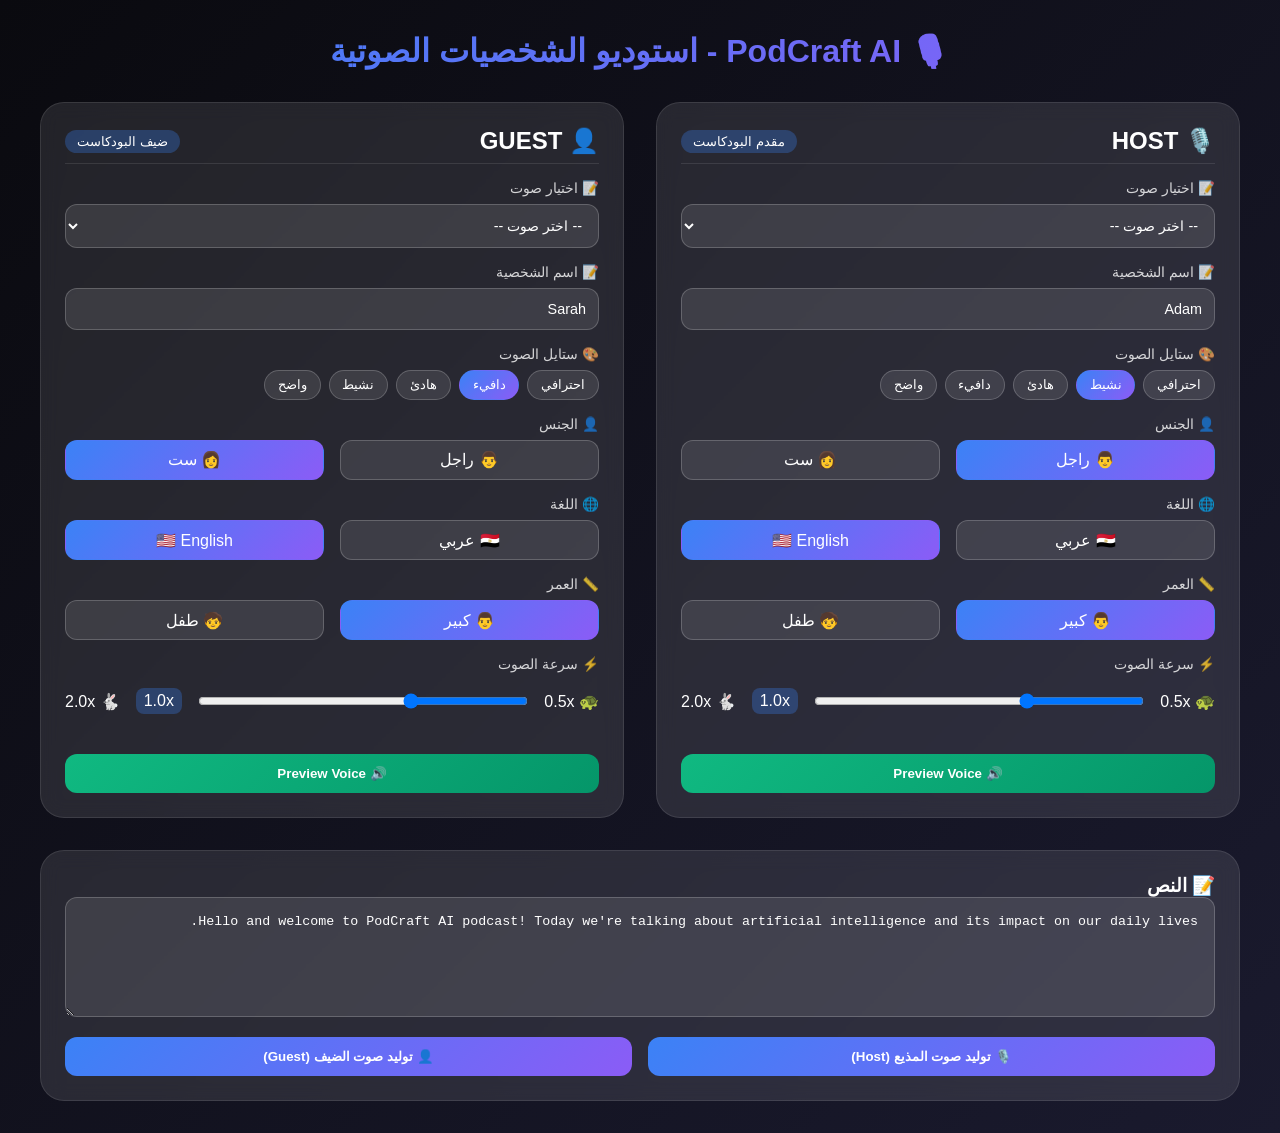
<file: demo.html>
<!DOCTYPE html>
<html lang="ar" dir="rtl">
<head>
    <meta charset="UTF-8">
    <meta name="viewport" content="width=device-width, initial-scale=1.0">
    <title>PodCraft AI - استوديو الشخصيات الصوتية</title>
    <style>
        * {
            margin: 0;
            padding: 0;
            box-sizing: border-box;
        }

        body {
            font-family: 'Segoe UI', Tahoma, Geneva, Verdana, sans-serif;
            background: linear-gradient(135deg, #0a0a0f, #1a1a2e);
            color: white;
            min-height: 100vh;
            padding: 2rem;
        }

        .container {
            max-width: 1200px;
            margin: 0 auto;
        }

        h1 {
            text-align: center;
            margin-bottom: 2rem;
            background: linear-gradient(135deg, #3b82f6, #8b5cf6);
            background-clip: text;
            -webkit-background-clip: text;
            -webkit-text-fill-color: transparent;
        }

        .personas-grid {
            display: grid;
            grid-template-columns: 1fr 1fr;
            gap: 2rem;
            margin-bottom: 2rem;
        }

        .persona-card {
            background: rgba(255, 255, 255, 0.1);
            backdrop-filter: blur(10px);
            border-radius: 24px;
            padding: 1.5rem;
            border: 1px solid rgba(255, 255, 255, 0.1);
            transition: all 0.3s;
        }

        .persona-card:hover {
            border-color: #3b82f6;
        }

        .persona-header {
            display: flex;
            justify-content: space-between;
            align-items: center;
            margin-bottom: 1rem;
            padding-bottom: 0.5rem;
            border-bottom: 1px solid rgba(255, 255, 255, 0.1);
            flex-wrap: wrap;
            gap: 0.5rem;
        }

        .persona-badge {
            background: rgba(59, 130, 246, 0.3);
            padding: 0.25rem 0.75rem;
            border-radius: 20px;
            font-size: 0.8rem;
        }

        .form-group {
            margin-bottom: 1rem;
        }

        label {
            display: block;
            margin-bottom: 0.5rem;
            font-weight: 500;
            font-size: 0.85rem;
            color: rgba(255, 255, 255, 0.8);
        }

        input, select {
            width: 100%;
            padding: 0.75rem;
            background: rgba(255, 255, 255, 0.1);
            border: 1px solid rgba(255, 255, 255, 0.2);
            border-radius: 12px;
            color: white;
            font-size: 0.9rem;
        }

        select option {
            background: #1a1a2e;
        }

        input:focus, select:focus {
            outline: none;
            border-color: #3b82f6;
        }

        .voice-info-panel {
            background: rgba(0, 0, 0, 0.3);
            border-radius: 12px;
            padding: 0.75rem;
            margin-bottom: 1rem;
            text-align: center;
        }

        .voice-info-panel .voice-name {
            font-size: 1.1rem;
            font-weight: bold;
            color: #3b82f6;
        }

        .voice-info-panel .voice-details {
            font-size: 0.8rem;
            margin-top: 0.25rem;
            display: flex;
            justify-content: center;
            gap: 1rem;
            flex-wrap: wrap;
        }

        .voice-tag {
            display: inline-block;
            padding: 0.2rem 0.5rem;
            border-radius: 20px;
            font-size: 0.7rem;
        }

        .voice-en {
            background: rgba(59, 130, 246, 0.3);
        }

        .voice-ar {
            background: rgba(34, 197, 94, 0.3);
        }

        .style-buttons {
            display: flex;
            flex-wrap: wrap;
            gap: 0.5rem;
            margin-top: 0.5rem;
        }

        .style-btn {
            padding: 0.4rem 0.8rem;
            background: rgba(255, 255, 255, 0.1);
            border: 1px solid rgba(255, 255, 255, 0.2);
            border-radius: 20px;
            cursor: pointer;
            font-size: 0.8rem;
            transition: all 0.3s;
        }

        .style-btn.active {
            background: linear-gradient(135deg, #3b82f6, #8b5cf6);
            border-color: transparent;
        }

        .gender-buttons {
            display: flex;
            gap: 1rem;
        }

        .gender-btn {
            flex: 1;
            padding: 0.6rem;
            background: rgba(255, 255, 255, 0.1);
            border: 1px solid rgba(255, 255, 255, 0.2);
            border-radius: 12px;
            cursor: pointer;
            text-align: center;
            transition: all 0.3s;
        }

        .gender-btn.active {
            background: linear-gradient(135deg, #3b82f6, #8b5cf6);
            border-color: transparent;
        }

        .language-buttons {
            display: flex;
            gap: 1rem;
        }

        .lang-btn {
            flex: 1;
            padding: 0.6rem;
            background: rgba(255, 255, 255, 0.1);
            border: 1px solid rgba(255, 255, 255, 0.2);
            border-radius: 12px;
            cursor: pointer;
            text-align: center;
            transition: all 0.3s;
        }

        .lang-btn.active {
            background: linear-gradient(135deg, #3b82f6, #8b5cf6);
            border-color: transparent;
        }

        .speed-control {
            display: flex;
            align-items: center;
            gap: 1rem;
        }

        .speed-control input {
            flex: 1;
        }

        .speed-value {
            min-width: 45px;
            text-align: center;
            background: rgba(59, 130, 246, 0.3);
            padding: 0.25rem 0.5rem;
            border-radius: 8px;
        }

        .preview-btn {
            width: 100%;
            padding: 0.75rem;
            background: linear-gradient(135deg, #10b981, #059669);
            border: none;
            border-radius: 12px;
            color: white;
            font-weight: bold;
            cursor: pointer;
            margin-top: 1rem;
            transition: all 0.3s;
        }

        .preview-btn:hover {
            transform: translateY(-2px);
        }

        .audio-preview {
            margin-top: 1rem;
            padding: 1rem;
            background: rgba(0, 0, 0, 0.5);
            border-radius: 12px;
            display: none;
        }

        .audio-preview.show {
            display: block;
        }

        audio {
            width: 100%;
            margin-top: 0.5rem;
        }

        .status {
            font-size: 0.8rem;
            color: #3b82f6;
            margin-top: 0.5rem;
            text-align: center;
        }

        .loading {
            display: none;
            text-align: center;
            margin: 0.5rem 0;
        }

        .loading.show {
            display: block;
        }

        .script-section {
            background: rgba(255, 255, 255, 0.1);
            backdrop-filter: blur(10px);
            border-radius: 24px;
            padding: 1.5rem;
            margin-top: 2rem;
            border: 1px solid rgba(255, 255, 255, 0.1);
        }

        .script-section textarea {
            width: 100%;
            padding: 1rem;
            background: rgba(255, 255, 255, 0.1);
            border: 1px solid rgba(255, 255, 255, 0.2);
            border-radius: 12px;
            color: white;
            min-height: 120px;
            margin-bottom: 1rem;
        }

        .generate-buttons {
            display: flex;
            gap: 1rem;
        }

        .generate-btn {
            flex: 1;
            padding: 0.75rem;
            background: linear-gradient(135deg, #3b82f6, #8b5cf6);
            border: none;
            border-radius: 12px;
            color: white;
            font-weight: bold;
            cursor: pointer;
            transition: all 0.3s;
        }

        .generate-btn:hover {
            transform: translateY(-2px);
        }

        .result {
            margin-top: 1rem;
            padding: 1rem;
            background: rgba(0, 0, 0, 0.5);
            border-radius: 12px;
            display: none;
        }

        .result.show {
            display: block;
        }

        @media (max-width: 768px) {
            .personas-grid {
                grid-template-columns: 1fr;
            }
            .generate-buttons {
                flex-direction: column;
            }
        }
    </style>
</head>
<body>
    <div class="container">
        <h1>🎙️ PodCraft AI - استوديو الشخصيات الصوتية</h1>

        <div class="personas-grid">
            <!-- HOST Card -->
            <div class="persona-card">
                <div class="persona-header">
                    <h2>🎙️ HOST</h2>
                    <div class="persona-badge">مقدم البودكاست</div>
                </div>

                <div class="form-group">
                    <label>📝 اختيار صوت</label>
                    <select id="host-voice-select" onchange="loadVoiceProperties('host')">
                        <option value="">-- اختر صوت --</option>
                        <optgroup label="🇺🇸 English Voices (ElevenLabs)">
                            <option value="adam">Adam - رجالي احترافي</option>
                            <option value="sarah">Sarah - ست احترافي</option>
                            <option value="george">George - رجالي دافيء</option>
                            <option value="alice">Alice - ست واضح</option>
                            <option value="charlie">Charlie - رجالي نشيط</option>
                            <option value="bella">Bella - ست دافيء</option>
                        </optgroup>
                        <optgroup label="🇪🇬 Arabic Voices (gTTS - مجاني)">
                            <option value="arabic_male">عربي رجالي</option>
                            <option value="arabic_female">عربي ست</option>
                            <option value="child_male">طفل رجالي</option>
                            <option value="child_female">طفلة ست</option>
                        </optgroup>
                    </select>
                </div>

                <!-- عرض معلومات الصوت -->
                <div id="host-voice-info" class="voice-info-panel" style="display: none;">
                    <div class="voice-name" id="host-voice-name"></div>
                    <div class="voice-details" id="host-voice-details"></div>
                </div>

                <div class="form-group">
                    <label>📝 اسم الشخصية</label>
                    <input type="text" id="host-name" placeholder="أدخل اسم الشخصية" value="Adam">
                </div>

                <div class="form-group">
                    <label>🎨 ستايل الصوت</label>
                    <div class="style-buttons" id="host-styles">
                        <div class="style-btn" data-style="professional">احترافي</div>
                        <div class="style-btn active" data-style="energetic">نشيط</div>
                        <div class="style-btn" data-style="calm">هادئ</div>
                        <div class="style-btn" data-style="warm">دافيء</div>
                        <div class="style-btn" data-style="clear">واضح</div>
                    </div>
                    <input type="hidden" id="host-style" value="professional">
                </div>

                <div class="form-group">
                    <label>👤 الجنس</label>
                    <div class="gender-buttons" id="host-gender-buttons">
                        <div class="gender-btn active" data-gender="male">👨 راجل</div>
                        <div class="gender-btn" data-gender="female">👩 ست</div>
                    </div>
                    <input type="hidden" id="host-gender" value="male">
                </div>

                <div class="form-group">
                    <label>🌐 اللغة</label>
                    <div class="language-buttons" id="host-language-buttons">
                        <div class="lang-btn" data-lang="ar-eg">🇪🇬 عربي</div>
                        <div class="lang-btn active" data-lang="en">🇺🇸 English</div>
                    </div>
                    <input type="hidden" id="host-language" value="en">
                </div>

                <div class="form-group">
                    <label>📏 العمر</label>
                    <div class="gender-buttons" id="host-age-buttons">
                        <div class="gender-btn active" data-age="adult">👨 كبير</div>
                        <div class="gender-btn" data-age="child">🧒 طفل</div>
                    </div>
                    <input type="hidden" id="host-age" value="adult">
                </div>

                <div class="form-group">
                    <label>⚡ سرعة الصوت</label>
                    <div class="speed-control">
                        <span>🐢 0.5x</span>
                        <input type="range" id="host-speed" min="0.5" max="2.0" step="0.05" value="1.0">
                        <span id="host-speed-value" class="speed-value">1.0x</span>
                        <span>🐇 2.0x</span>
                    </div>
                </div>

                <button class="preview-btn" onclick="previewVoice('host')">🔊 Preview Voice</button>
                <div id="host-preview" class="audio-preview">
                    <audio id="host-audio" controls></audio>
                    <div id="host-status" class="status"></div>
                </div>
                <div id="host-loading" class="loading">🔄 جاري التوليد...</div>
            </div>

            <!-- GUEST Card -->
            <div class="persona-card">
                <div class="persona-header">
                    <h2>👤 GUEST</h2>
                    <div class="persona-badge">ضيف البودكاست</div>
                </div>

                <div class="form-group">
                    <label>📝 اختيار صوت</label>
                    <select id="guest-voice-select" onchange="loadVoiceProperties('guest')">
                        <option value="">-- اختر صوت --</option>
                        <optgroup label="🇺🇸 English Voices (ElevenLabs)">
                            <option value="adam">Adam - رجالي احترافي</option>
                            <option value="sarah">Sarah - ست احترافي</option>
                            <option value="george">George - رجالي دافيء</option>
                            <option value="alice">Alice - ست واضح</option>
                            <option value="charlie">Charlie - رجالي نشيط</option>
                            <option value="bella">Bella - ست دافيء</option>
                        </optgroup>
                        <optgroup label="🇪🇬 Arabic Voices (gTTS - مجاني)">
                            <option value="arabic_male">عربي رجالي</option>
                            <option value="arabic_female">عربي ست</option>
                            <option value="child_male">طفل رجالي</option>
                            <option value="child_female">طفلة ست</option>
                        </optgroup>
                    </select>
                </div>

                <!-- عرض معلومات الصوت -->
                <div id="guest-voice-info" class="voice-info-panel" style="display: none;">
                    <div class="voice-name" id="guest-voice-name"></div>
                    <div class="voice-details" id="guest-voice-details"></div>
                </div>

                <div class="form-group">
                    <label>📝 اسم الشخصية</label>
                    <input type="text" id="guest-name" placeholder="أدخل اسم الشخصية" value="Sarah">
                </div>

                <div class="form-group">
                    <label>🎨 ستايل الصوت</label>
                    <div class="style-buttons" id="guest-styles">
                        <div class="style-btn" data-style="professional">احترافي</div>
                        <div class="style-btn active" data-style="warm">دافيء</div>
                        <div class="style-btn" data-style="calm">هادئ</div>
                        <div class="style-btn" data-style="energetic">نشيط</div>
                        <div class="style-btn" data-style="clear">واضح</div>
                    </div>
                    <input type="hidden" id="guest-style" value="professional">
                </div>

                <div class="form-group">
                    <label>👤 الجنس</label>
                    <div class="gender-buttons" id="guest-gender-buttons">
                        <div class="gender-btn" data-gender="male">👨 راجل</div>
                        <div class="gender-btn active" data-gender="female">👩 ست</div>
                    </div>
                    <input type="hidden" id="guest-gender" value="female">
                </div>

                <div class="form-group">
                    <label>🌐 اللغة</label>
                    <div class="language-buttons" id="guest-language-buttons">
                        <div class="lang-btn" data-lang="ar-eg">🇪🇬 عربي</div>
                        <div class="lang-btn active" data-lang="en">🇺🇸 English</div>
                    </div>
                    <input type="hidden" id="guest-language" value="en">
                </div>

                <div class="form-group">
                    <label>📏 العمر</label>
                    <div class="gender-buttons" id="guest-age-buttons">
                        <div class="gender-btn active" data-age="adult">👨 كبير</div>
                        <div class="gender-btn" data-age="child">🧒 طفل</div>
                    </div>
                    <input type="hidden" id="guest-age" value="adult">
                </div>

                <div class="form-group">
                    <label>⚡ سرعة الصوت</label>
                    <div class="speed-control">
                        <span>🐢 0.5x</span>
                        <input type="range" id="guest-speed" min="0.5" max="2.0" step="0.05" value="1.0">
                        <span id="guest-speed-value" class="speed-value">1.0x</span>
                        <span>🐇 2.0x</span>
                    </div>
                </div>

                <button class="preview-btn" onclick="previewVoice('guest')">🔊 Preview Voice</button>
                <div id="guest-preview" class="audio-preview">
                    <audio id="guest-audio" controls></audio>
                    <div id="guest-status" class="status"></div>
                </div>
                <div id="guest-loading" class="loading">🔄 جاري التوليد...</div>
            </div>
        </div>

        <!-- Script Section -->
        <div class="script-section">
            <h3>📝 النص</h3>
            <textarea id="script-text" rows="4">Hello and welcome to PodCraft AI podcast! Today we're talking about artificial intelligence and its impact on our daily lives.</textarea>
            
            <div class="generate-buttons">
                <button class="generate-btn" onclick="generateAudio('host')">🎙️ توليد صوت المذيع (Host)</button>
                <button class="generate-btn" onclick="generateAudio('guest')">👤 توليد صوت الضيف (Guest)</button>
            </div>

            <div id="generated-result" class="result">
                <h4>🎧 الصوت المنتج:</h4>
                <audio id="generated-audio" controls></audio>
                <div id="generated-info" class="status"></div>
            </div>
        </div>
    </div>

    <script>
        const API_URL = 'http://127.0.0.1:8000';
        
        // تعريف الأصوات الـ 10 بالكامل مع خصائصها
        const VOICES_DATA = {
            'adam': {
                name: 'Adam',
                gender: 'male',
                language: 'en',
                style: 'professional',
                age: 'adult',
                description: 'رجالي - احترافي، قوي',
                voice_id: 'pNInz6obpgDQGcFmaJgB',
                preview_text: 'Hello, I am Adam'
            },
            'sarah': {
                name: 'Sarah',
                gender: 'female',
                language: 'en',
                style: 'professional',
                age: 'adult',
                description: 'ست - احترافي، واثق',
                voice_id: 'EXAVITQu4vr4xnSDxMaL',
                preview_text: 'Hello, I am Sarah'
            },
            'george': {
                name: 'George',
                gender: 'male',
                language: 'en',
                style: 'warm',
                age: 'adult',
                description: 'رجالي - دافيء، راوي قصص',
                voice_id: 'JBFqnCBsd6RMkjVDRZzb',
                preview_text: 'Hello, I am George'
            },
            'alice': {
                name: 'Alice',
                gender: 'female',
                language: 'en',
                style: 'clear',
                age: 'adult',
                description: 'ست - واضح، معلم',
                voice_id: 'Xb7hH8MSUJpSbSDYk0k2',
                preview_text: 'Hello, I am Alice'
            },
            'charlie': {
                name: 'Charlie',
                gender: 'male',
                language: 'en',
                style: 'energetic',
                age: 'adult',
                description: 'رجالي - نشيط، قوي',
                voice_id: 'IKne3meq5aSn9XLyUdCD',
                preview_text: 'Hello, I am Charlie'
            },
            'bella': {
                name: 'Bella',
                gender: 'female',
                language: 'en',
                style: 'warm',
                age: 'adult',
                description: 'ست - دافيء، مشرق',
                voice_id: 'hpp4J3VqNfWAUOO0d1Us',
                preview_text: 'Hello, I am Bella'
            },
            'arabic_male': {
                name: 'Arabic Male',
                gender: 'male',
                language: 'ar',
                style: 'natural',
                age: 'adult',
                description: 'عربي رجالي - طبيعي (gTTS)',
                voice_id: 'arabic_male',
                preview_text: 'مرحباً، أنا الصوت العربي الرجالي'
            },
            'arabic_female': {
                name: 'Arabic Female',
                gender: 'female',
                language: 'ar',
                style: 'natural',
                age: 'adult',
                description: 'عربي ست - طبيعي (gTTS)',
                voice_id: 'arabic_female',
                preview_text: 'مرحباً، أنا الصوت العربي الست'
            },
            'child_male': {
                name: 'Child Male',
                gender: 'male',
                language: 'ar',
                style: 'natural',
                age: 'child',
                description: 'طفل رجالي (gTTS)',
                voice_id: 'child_male',
                preview_text: 'مرحباً، أنا صوت طفل'
            },
            'child_female': {
                name: 'Child Female',
                gender: 'female',
                language: 'ar',
                style: 'natural',
                age: 'child',
                description: 'طفلة ست (gTTS)',
                voice_id: 'child_female',
                preview_text: 'مرحباً، أنا صوت طفلة'
            }
        };
        
        // تحميل خصائص الصوت عند اختياره
        function loadVoiceProperties(type) {
            const selectId = `${type}-voice-select`;
            const voiceKey = document.getElementById(selectId).value;
            
            if (!voiceKey || !VOICES_DATA[voiceKey]) {
                document.getElementById(`${type}-voice-info`).style.display = 'none';
                return;
            }
            
            const voice = VOICES_DATA[voiceKey];
            
            // عرض معلومات الصوت
            const infoDiv = document.getElementById(`${type}-voice-info`);
            const nameSpan = document.getElementById(`${type}-voice-name`);
            const detailsSpan = document.getElementById(`${type}-voice-details`);
            
            nameSpan.innerHTML = `${voice.name} ${voice.language === 'en' ? '🇺🇸' : '🇪🇬'}`;
            detailsSpan.innerHTML = `
                <span class="voice-tag ${voice.language === 'en' ? 'voice-en' : 'voice-ar'}">${voice.description}</span>
                <span>🎨 ${voice.style === 'professional' ? 'احترافي' : voice.style === 'energetic' ? 'نشيط' : voice.style === 'calm' ? 'هادئ' : voice.style === 'warm' ? 'دافيء' : voice.style === 'clear' ? 'واضح' : voice.style}</span>
                <span>👤 ${voice.gender === 'male' ? 'راجل' : 'ست'}</span>
                <span>📏 ${voice.age === 'child' ? 'طفل' : 'كبير'}</span>
            `;
            infoDiv.style.display = 'block';
            
            // تعيين الخصائص في الواجهة
            document.getElementById(`${type}-name`).value = voice.name;
            document.getElementById(`${type}-style`).value = voice.style;
            document.getElementById(`${type}-gender`).value = voice.gender;
            document.getElementById(`${type}-language`).value = voice.language;
            document.getElementById(`${type}-age`).value = voice.age;
            
            // تحديث الأزرار
            updateStyleButtons(type, voice.style);
            updateGenderButtons(type, voice.gender);
            updateLanguageButtons(type, voice.language);
            updateAgeButtons(type, voice.age);
            
            // حفظ نص المعاينة في الـ dataset
            document.getElementById(`${type}-voice-select`).dataset.previewText = voice.preview_text;
        }
        
        function updateStyleButtons(type, style) {
            const container = document.getElementById(`${type}-styles`);
            container.querySelectorAll('.style-btn').forEach(btn => {
                btn.classList.remove('active');
                if (btn.dataset.style === style) {
                    btn.classList.add('active');
                }
            });
        }
        
        function updateGenderButtons(type, gender) {
            const container = document.getElementById(`${type}-gender-buttons`);
            container.querySelectorAll('.gender-btn').forEach(btn => {
                btn.classList.remove('active');
                if (btn.dataset.gender === gender) {
                    btn.classList.add('active');
                }
            });
        }
        
        function updateLanguageButtons(type, language) {
            const container = document.getElementById(`${type}-language-buttons`);
            container.querySelectorAll('.lang-btn').forEach(btn => {
                btn.classList.remove('active');
                if (btn.dataset.lang === language) {
                    btn.classList.add('active');
                }
            });
        }
        
        function updateAgeButtons(type, age) {
            const container = document.getElementById(`${type}-age-buttons`);
            container.querySelectorAll('.gender-btn').forEach(btn => {
                btn.classList.remove('active');
                if (btn.dataset.age === age) {
                    btn.classList.add('active');
                }
            });
        }
        
        // تهيئة الأزرار
        function initStyleButtons(containerId, inputId) {
            const container = document.getElementById(containerId);
            const input = document.getElementById(inputId);
            
            container.querySelectorAll('.style-btn').forEach(btn => {
                btn.addEventListener('click', () => {
                    container.querySelectorAll('.style-btn').forEach(b => b.classList.remove('active'));
                    btn.classList.add('active');
                    input.value = btn.dataset.style;
                });
            });
        }
        
        function initGenderButtons(containerId, inputId) {
            const container = document.getElementById(containerId);
            const input = document.getElementById(inputId);
            
            container.querySelectorAll('.gender-btn').forEach(btn => {
                btn.addEventListener('click', () => {
                    container.querySelectorAll('.gender-btn').forEach(b => b.classList.remove('active'));
                    btn.classList.add('active');
                    input.value = btn.dataset.gender;
                });
            });
        }
        
        function initLanguageButtons(containerId, inputId) {
            const container = document.getElementById(containerId);
            const input = document.getElementById(inputId);
            
            container.querySelectorAll('.lang-btn').forEach(btn => {
                btn.addEventListener('click', () => {
                    container.querySelectorAll('.lang-btn').forEach(b => b.classList.remove('active'));
                    btn.classList.add('active');
                    input.value = btn.dataset.lang;
                });
            });
        }
        
        function initAgeButtons(containerId, inputId) {
            const container = document.getElementById(containerId);
            const input = document.getElementById(inputId);
            
            container.querySelectorAll('.gender-btn').forEach(btn => {
                btn.addEventListener('click', () => {
                    container.querySelectorAll('.gender-btn').forEach(b => b.classList.remove('active'));
                    btn.classList.add('active');
                    input.value = btn.dataset.age;
                });
            });
        }
        
        // تحديث عرض السرعة
        document.getElementById('host-speed').addEventListener('input', function() {
            document.getElementById('host-speed-value').textContent = this.value + 'x';
        });
        document.getElementById('guest-speed').addEventListener('input', function() {
            document.getElementById('guest-speed-value').textContent = this.value + 'x';
        });
        
        // تهيئة الأزرار
        initStyleButtons('host-styles', 'host-style');
        initStyleButtons('guest-styles', 'guest-style');
        initGenderButtons('host-gender-buttons', 'host-gender');
        initGenderButtons('guest-gender-buttons', 'guest-gender');
        initLanguageButtons('host-language-buttons', 'host-language');
        initLanguageButtons('guest-language-buttons', 'guest-language');
        initAgeButtons('host-age-buttons', 'host-age');
        initAgeButtons('guest-age-buttons', 'guest-age');
        
        // خريطة الستايلات للـ API
        const styleMap = {
            'professional': 'professional',
            'energetic': 'energetic',
            'calm': 'calm',
            'warm': 'warm',
            'clear': 'clear'
        };
        
        // معاينة الصوت (باستخدام نص المعاينة المناسب للغة)
        async function previewVoice(type) {
            const selectId = `${type}-voice-select`;
            const voiceKey = document.getElementById(selectId).value;
            
            // اختيار نص المعاينة حسب الصوت المختار
            let text;
            if (voiceKey && VOICES_DATA[voiceKey]) {
                text = VOICES_DATA[voiceKey].preview_text;
            } else {
                // نص افتراضي حسب اللغة المختارة
                const language = document.getElementById(`${type}-language`).value;
                const name = document.getElementById(`${type}-name`).value;
                text = language === 'en' ? `Hello, I am ${name}` : `مرحباً، أنا ${name}`;
            }
            
            const styleInput = document.getElementById(`${type}-style`).value;
            const style = styleMap[styleInput] || 'professional';
            const speed = parseFloat(document.getElementById(`${type}-speed`).value);
            const gender = document.getElementById(`${type}-gender`).value;
            const language = document.getElementById(`${type}-language`).value;
            const age = document.getElementById(`${type}-age`).value;
            
            const loading = document.getElementById(`${type}-loading`);
            const previewDiv = document.getElementById(`${type}-preview`);
            const audioPlayer = document.getElementById(`${type}-audio`);
            const statusDiv = document.getElementById(`${type}-status`);
            
            loading.classList.add('show');
            previewDiv.classList.remove('show');
            
            try {
                const response = await fetch(`${API_URL}/generate-audio`, {
                    method: 'POST',
                    headers: { 'Content-Type': 'application/json' },
                    body: JSON.stringify({
                        text: text,
                        persona: type === 'host' ? 'host' : 'guest',
                        name: document.getElementById(`${type}-name`).value,
                        language: language,
                        gender: gender,
                        age: age,
                        style: style,
                        speed: speed
                    })
                });
                
                const data = await response.json();
                
                if (data.success && data.audio_url) {
                    audioPlayer.src = data.audio_url;
                    previewDiv.classList.add('show');
                    const langFlag = data.language === 'ar' ? '🇪🇬' : '🇺🇸';
                    statusDiv.innerHTML = `✅ ${langFlag} ${data.voice} | سرعة: ${speed}x | المدة: ${data.duration?.toFixed(1) || '?'} ثانية`;
                    audioPlayer.play();
                } else {
                    statusDiv.innerHTML = '❌ فشل: ' + (data.error || 'خطأ غير معروف');
                    previewDiv.classList.add('show');
                }
                
            } catch (error) {
                statusDiv.innerHTML = '❌ لا يمكن الاتصال بالسيرفر';
                previewDiv.classList.add('show');
            } finally {
                loading.classList.remove('show');
            }
        }
        
        // توليد الصوت الكامل
        async function generateAudio(type) {
            const text = document.getElementById('script-text').value;
            if (!text.trim()) {
                alert('❌ من فضلك اكتب نصاً');
                return;
            }
            
            const name = document.getElementById(`${type}-name`).value || (type === 'host' ? 'المذيع' : 'الضيف');
            const styleInput = document.getElementById(`${type}-style`).value;
            const style = styleMap[styleInput] || 'professional';
            const speed = parseFloat(document.getElementById(`${type}-speed`).value);
            const gender = document.getElementById(`${type}-gender`).value;
            const language = document.getElementById(`${type}-language`).value;
            const age = document.getElementById(`${type}-age`).value;
            
            const btn = event.target;
            const originalText = btn.textContent;
            btn.textContent = '🔄 جاري التوليد...';
            btn.disabled = true;
            
            const resultDiv = document.getElementById('generated-result');
            const audioPlayer = document.getElementById('generated-audio');
            const infoDiv = document.getElementById('generated-info');
            
            try {
                const response = await fetch(`${API_URL}/generate-audio`, {
                    method: 'POST',
                    headers: { 'Content-Type': 'application/json' },
                    body: JSON.stringify({
                        text: text,
                        persona: type === 'host' ? 'host' : 'guest',
                        name: name,
                        language: language,
                        gender: gender,
                        age: age,
                        style: style,
                        speed: speed
                    })
                });
                
                const data = await response.json();
                
                if (data.success && data.audio_url) {
                    audioPlayer.src = data.audio_url;
                    resultDiv.classList.add('show');
                    const langFlag = data.language === 'ar' ? '🇪🇬' : '🇺🇸';
                    infoDiv.innerHTML = `✅ ${langFlag} ${data.voice} | سرعة: ${speed}x | المدة: ${data.duration?.toFixed(1) || '?'} ثانية`;
                    audioPlayer.play();
                } else {
                    alert('❌ فشل: ' + (data.error || 'خطأ غير معروف'));
                }
                
            } catch (error) {
                alert('❌ لا يمكن الاتصال بالسيرفر');
            } finally {
                btn.textContent = originalText;
                btn.disabled = false;
            }
        }
    </script>
</body>
</html>
</file>
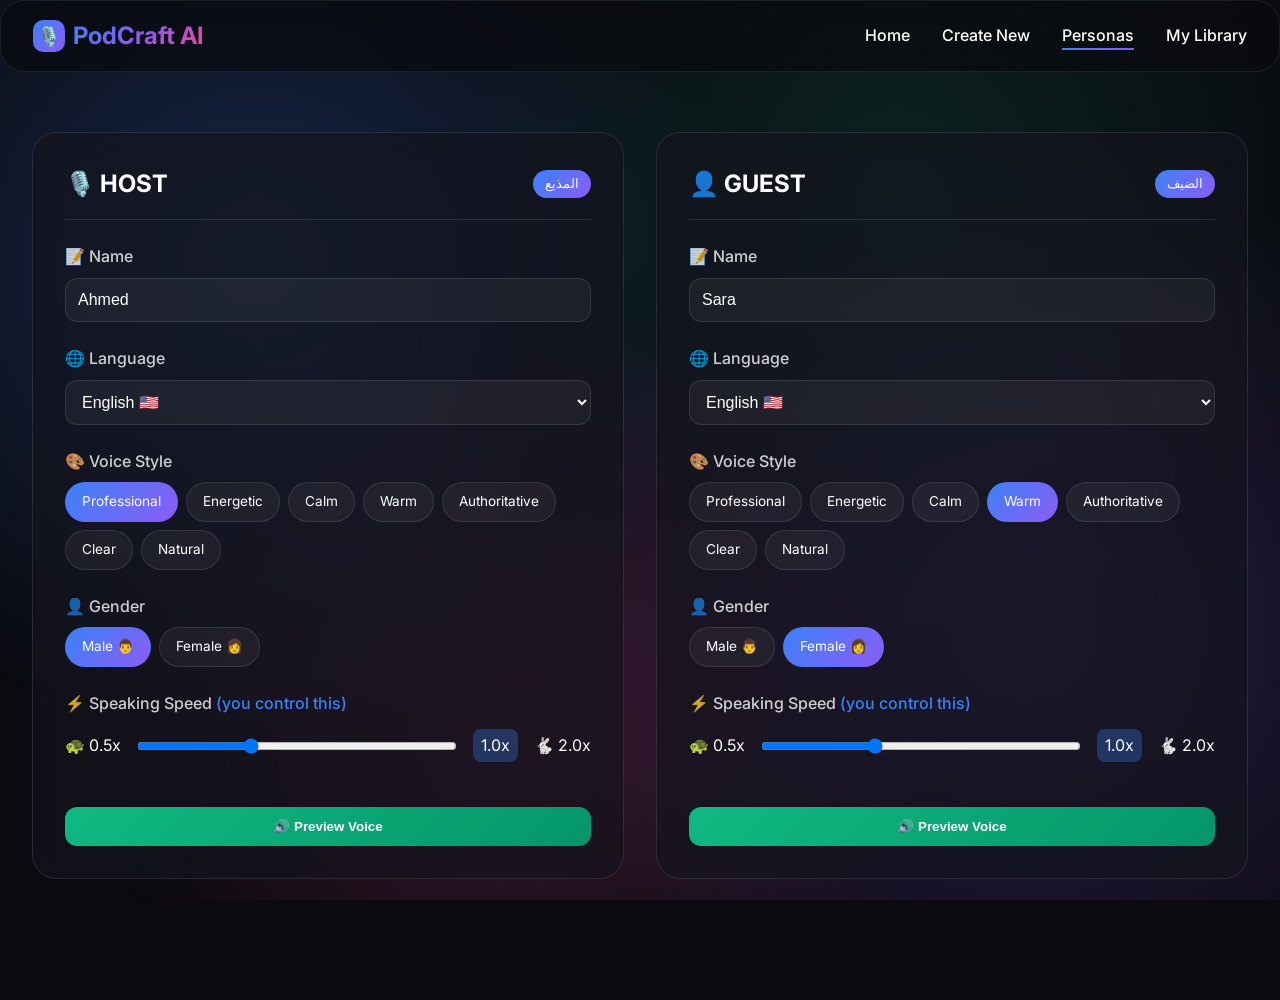
<file: personas.html>
<!DOCTYPE html>
<html lang="en">
<head>
    <meta charset="UTF-8">
    <meta name="viewport" content="width=device-width, initial-scale=1.0">
    <title>Personas Studio - PodCraft AI</title>
    <link rel="stylesheet" href="css/style.css">
    <link href="https://fonts.googleapis.com/css2?family=Inter:wght@300;400;500;600;700;800&display=swap" rel="stylesheet">
    <style>
        * {
            margin: 0;
            padding: 0;
            box-sizing: border-box;
        }
        body {
            font-family: 'Inter', sans-serif;
            background: #0a0a0f;
            color: white;
        }
        .personas-studio {
            max-width: 1400px;
            margin: 100px auto 0;
            padding: 2rem;
        }
        .studio-grid {
            display: grid;
            grid-template-columns: 1fr 1fr;
            gap: 2rem;
        }
        .persona-card {
            background: rgba(20, 20, 30, 0.7);
            backdrop-filter: blur(12px);
            border: 1px solid rgba(255,255,255,0.1);
            border-radius: 24px;
            padding: 2rem;
        }
        .persona-header {
            display: flex;
            justify-content: space-between;
            align-items: center;
            margin-bottom: 1.5rem;
            padding-bottom: 1rem;
            border-bottom: 1px solid rgba(255,255,255,0.1);
        }
        .persona-header h2 {
            font-size: 1.5rem;
        }
        .badge {
            background: linear-gradient(135deg, #3b82f6, #8b5cf6);
            padding: 0.25rem 0.75rem;
            border-radius: 20px;
            font-size: 0.8rem;
        }
        .form-group {
            margin-bottom: 1.5rem;
        }
        .form-group label {
            display: block;
            margin-bottom: 0.5rem;
            font-weight: 500;
            color: rgba(255,255,255,0.8);
        }
        .form-group input, .form-group select {
            width: 100%;
            padding: 0.75rem;
            background: rgba(255,255,255,0.05);
            border: 1px solid rgba(255,255,255,0.1);
            border-radius: 12px;
            color: white;
            font-size: 1rem;
        }
        .form-group input:focus, .form-group select:focus {
            outline: none;
            border-color: #3b82f6;
        }
        .style-buttons, .gender-buttons {
            display: flex;
            gap: 0.5rem;
            flex-wrap: wrap;
        }
        .style-btn, .gender-btn {
            padding: 0.5rem 1rem;
            background: rgba(255,255,255,0.05);
            border: 1px solid rgba(255,255,255,0.1);
            border-radius: 20px;
            cursor: pointer;
            transition: all 0.3s;
            font-size: 0.85rem;
        }
        .style-btn:hover, .gender-btn:hover {
            background: rgba(255,255,255,0.1);
        }
        .style-btn.active, .gender-btn.active {
            background: linear-gradient(135deg, #3b82f6, #8b5cf6);
            border-color: transparent;
        }
        .speed-control {
            display: flex;
            align-items: center;
            gap: 1rem;
        }
        .speed-control input {
            flex: 1;
        }
        .speed-value {
            min-width: 45px;
            text-align: center;
            background: rgba(59,130,246,0.3);
            padding: 0.25rem 0.5rem;
            border-radius: 8px;
        }
        .preview-btn {
            width: 100%;
            padding: 0.75rem;
            background: linear-gradient(135deg, #10b981, #059669);
            border: none;
            border-radius: 12px;
            color: white;
            font-weight: bold;
            cursor: pointer;
            margin-top: 1rem;
            transition: all 0.3s;
        }
        .preview-btn:hover {
            transform: translateY(-2px);
            box-shadow: 0 5px 20px rgba(16,185,129,0.3);
        }
        .audio-preview {
            margin-top: 1rem;
            padding: 1rem;
            background: rgba(0,0,0,0.5);
            border-radius: 12px;
            display: none;
        }
        .audio-preview.show {
            display: block;
        }
        audio {
            width: 100%;
        }
        .status {
            font-size: 0.8rem;
            color: #3b82f6;
            margin-top: 0.5rem;
            text-align: center;
        }
        .loading {
            display: none;
            text-align: center;
            margin: 0.5rem 0;
            color: #3b82f6;
        }
        .loading.show {
            display: block;
        }
        @media (max-width: 768px) {
            .studio-grid {
                grid-template-columns: 1fr;
            }
            .personas-studio {
                padding: 1rem;
                margin-top: 80px;
            }
        }
    </style>
</head>
<body>
    <nav class="navbar">
        <div class="nav-container">
            <div class="logo" onclick="window.location.href='index.html'">
                <div class="logo-icon">🎙️</div>
                <h1>PodCraft AI</h1>
            </div>
            <ul class="nav-menu">
                <li><a href="index.html">Home</a></li>
                <li><a href="create.html">Create New</a></li>
                <li><a href="personas.html" class="active">Personas</a></li>
                <li><a href="dashboard.html">My Library</a></li>
            </ul>
        </div>
    </nav>

    <div class="personas-studio">
        <div class="studio-grid">
            <!-- HOST Card -->
            <div class="persona-card">
                <div class="persona-header">
                    <h2>🎙️ HOST</h2>
                    <span class="badge">المذيع</span>
                </div>

                <div class="form-group">
                    <label>📝 Name</label>
                    <input type="text" id="host-name" placeholder="Enter host name" value="Ahmed">
                </div>

                <div class="form-group">
                    <label>🌐 Language</label>
                    <select id="host-language">
                        <option value="en">English 🇺🇸</option>
                        <option value="ar">Arabic 🇪🇬</option>
                    </select>
                </div>

                <div class="form-group" id="host-dialect-group">
                    <label>🗣️ Dialect (for Arabic)</label>
                    <select id="host-dialect">
                        <option value="egyptian">🇪🇬 Egyptian (gTTS - Free)</option>
                        <option value="saudi">🇸🇦 Saudi (Munsit)</option>
                        <option value="hijazi">🇸🇦 Hijazi (Munsit)</option>
                    </select>
                </div>

                <div class="form-group">
                    <label>🎨 Voice Style</label>
                    <div class="style-buttons" id="host-styles">
                        <!-- هتتعبأ ديناميكياً حسب اللهجة -->
                    </div>
                    <input type="hidden" id="host-style" value="professional">
                </div>

                <div class="form-group">
                    <label>👤 Gender</label>
                    <div class="gender-buttons" id="host-gender">
                        <div class="gender-btn active" data-gender="male">Male 👨</div>
                        <div class="gender-btn" data-gender="female">Female 👩</div>
                    </div>
                    <input type="hidden" id="host-gender-value" value="male">
                </div>

                <div class="form-group">
                    <label>⚡ Speaking Speed <span style="color:#3b82f6;">(you control this)</span></label>
                    <div class="speed-control">
                        <span>🐢 0.5x</span>
                        <input type="range" id="host-speed" min="0.5" max="2.0" step="0.05" value="1.0">
                        <span id="host-speed-value" class="speed-value">1.0x</span>
                        <span>🐇 2.0x</span>
                    </div>
                </div>

                <button class="preview-btn" onclick="previewVoice('host')">🔊 Preview Voice</button>
                <div id="host-preview" class="audio-preview">
                    <audio id="host-audio" controls></audio>
                    <div id="host-status" class="status"></div>
                </div>
                <div id="host-loading" class="loading">🔄 Generating preview...</div>
            </div>

            <!-- GUEST Card -->
            <div class="persona-card">
                <div class="persona-header">
                    <h2>👤 GUEST</h2>
                    <span class="badge">الضيف</span>
                </div>

                <div class="form-group">
                    <label>📝 Name</label>
                    <input type="text" id="guest-name" placeholder="Enter guest name" value="Sara">
                </div>

                <div class="form-group">
                    <label>🌐 Language</label>
                    <select id="guest-language">
                        <option value="en">English 🇺🇸</option>
                        <option value="ar">Arabic 🇪🇬</option>
                    </select>
                </div>

                <div class="form-group" id="guest-dialect-group">
                    <label>🗣️ Dialect (for Arabic)</label>
                    <select id="guest-dialect">
                        <option value="egyptian">🇪🇬 Egyptian (gTTS - Free)</option>
                        <option value="saudi">🇸🇦 Saudi (Munsit)</option>
                        <option value="hijazi">🇸🇦 Hijazi (Munsit)</option>
                    </select>
                </div>

                <div class="form-group">
                    <label>🎨 Voice Style</label>
                    <div class="style-buttons" id="guest-styles">
                        <!-- هتتعبأ ديناميكياً حسب اللهجة -->
                    </div>
                    <input type="hidden" id="guest-style" value="warm">
                </div>

                <div class="form-group">
                    <label>👤 Gender</label>
                    <div class="gender-buttons" id="guest-gender">
                        <div class="gender-btn" data-gender="male">Male 👨</div>
                        <div class="gender-btn active" data-gender="female">Female 👩</div>
                    </div>
                    <input type="hidden" id="guest-gender-value" value="female">
                </div>

                <div class="form-group">
                    <label>⚡ Speaking Speed <span style="color:#3b82f6;">(you control this)</span></label>
                    <div class="speed-control">
                        <span>🐢 0.5x</span>
                        <input type="range" id="guest-speed" min="0.5" max="2.0" step="0.05" value="1.0">
                        <span id="guest-speed-value" class="speed-value">1.0x</span>
                        <span>🐇 2.0x</span>
                    </div>
                </div>

                <button class="preview-btn" onclick="previewVoice('guest')">🔊 Preview Voice</button>
                <div id="guest-preview" class="audio-preview">
                    <audio id="guest-audio" controls></audio>
                    <div id="guest-status" class="status"></div>
                </div>
                <div id="guest-loading" class="loading">🔄 Generating preview...</div>
            </div>
        </div>
    </div>

    <script>
        const API_URL = 'http://127.0.0.1:8000';

        // ========== تعريف الستايلات لكل لهجة ==========
        const DIALECT_CONFIG = {
            "saudi": {
                "styles": ["professional", "calm"],
                "male_voice": "ar-najdi-male-2",
                "female_voice": "ar-najdi-female-1"
            },
            "hijazi": {
                "styles": ["warm"],
                "male_voice": null,
                "female_voice": "ar-hijazi-female-1"
            },
            "egyptian": {
                "styles": [],
                "male_voice": null,
                "female_voice": null
            }
        };

        const STYLE_NAMES = {
            "professional": "Professional",
            "calm": "Calm",
            "warm": "Warm",
            "energetic": "Energetic",
            "authoritative": "Authoritative",
            "clear": "Clear",
            "natural": "Natural"
        };

        // تحديث أزرار الستايل حسب اللهجة المختارة
        function updateStyleButtons(type) {
            const dialect = document.getElementById(`${type}-dialect`).value;
            const config = DIALECT_CONFIG[dialect] || { styles: ["professional"] };
            const availableStyles = config.styles;
            const container = document.getElementById(`${type}-styles`);
            const currentStyle = document.getElementById(`${type}-style`).value;
            
            container.innerHTML = '';
            
            if (availableStyles.length === 0) {
                const btn = document.createElement('div');
                btn.className = 'style-btn active';
                btn.setAttribute('data-style', 'professional');
                btn.textContent = 'Professional';
                btn.onclick = () => {
                    container.querySelectorAll('.style-btn').forEach(b => b.classList.remove('active'));
                    btn.classList.add('active');
                    document.getElementById(`${type}-style`).value = 'professional';
                };
                container.appendChild(btn);
            } else {
                availableStyles.forEach(style => {
                    const btn = document.createElement('div');
                    btn.className = 'style-btn';
                    if (style === currentStyle) btn.classList.add('active');
                    btn.setAttribute('data-style', style);
                    btn.textContent = STYLE_NAMES[style] || style;
                    btn.onclick = () => {
                        container.querySelectorAll('.style-btn').forEach(b => b.classList.remove('active'));
                        btn.classList.add('active');
                        document.getElementById(`${type}-style`).value = style;
                    };
                    container.appendChild(btn);
                });
            }
        }

        // الحصول على voice_id المناسب
        function getVoiceId(type) {
            const language = document.getElementById(`${type}-language`).value;
            if (language !== 'ar') return null;
            
            const dialect = document.getElementById(`${type}-dialect`).value;
            const gender = document.getElementById(`${type}-gender-value`).value;
            const config = DIALECT_CONFIG[dialect];
            
            if (!config) return null;
            
            if (gender === 'male') {
                return config.male_voice;
            } else {
                return config.female_voice;
            }
        }

        // إظهار/إخفاء اختيار اللهجة حسب اللغة
        function toggleDialect(type) {
            const language = document.getElementById(`${type}-language`).value;
            const dialectGroup = document.getElementById(`${type}-dialect-group`);
            if (language === 'ar') {
                dialectGroup.style.display = 'block';
                updateStyleButtons(type);
            } else {
                dialectGroup.style.display = 'none';
                const container = document.getElementById(`${type}-styles`);
                container.innerHTML = '';
                const styles = ["professional", "energetic", "calm", "warm", "authoritative", "clear", "natural"];
                const currentStyle = document.getElementById(`${type}-style`).value;
                styles.forEach(style => {
                    const btn = document.createElement('div');
                    btn.className = 'style-btn';
                    if (style === currentStyle) btn.classList.add('active');
                    btn.setAttribute('data-style', style);
                    btn.textContent = STYLE_NAMES[style] || style;
                    btn.onclick = () => {
                        container.querySelectorAll('.style-btn').forEach(b => b.classList.remove('active'));
                        btn.classList.add('active');
                        document.getElementById(`${type}-style`).value = style;
                    };
                    container.appendChild(btn);
                });
            }
        }

        // تهيئة أزرار الجنس
        function initGenderButtons(containerId, inputId) {
            const container = document.getElementById(containerId);
            const input = document.getElementById(inputId);
            if (!container || !input) return;
            container.querySelectorAll('.gender-btn').forEach(btn => {
                btn.addEventListener('click', () => {
                    container.querySelectorAll('.gender-btn').forEach(b => b.classList.remove('active'));
                    btn.classList.add('active');
                    input.value = btn.dataset.gender;
                    const type = containerId.replace('-gender', '');
                    updateStyleButtons(type);
                });
            });
        }

        initGenderButtons('host-gender', 'host-gender-value');
        initGenderButtons('guest-gender', 'guest-gender-value');

        // مراقبة تغيير اللغة واللهجة
        document.getElementById('host-language').addEventListener('change', () => toggleDialect('host'));
        document.getElementById('guest-language').addEventListener('change', () => toggleDialect('guest'));
        document.getElementById('host-dialect').addEventListener('change', () => updateStyleButtons('host'));
        document.getElementById('guest-dialect').addEventListener('change', () => updateStyleButtons('guest'));
        
        toggleDialect('host');
        toggleDialect('guest');

        // تحديث عرض السرعة
        document.getElementById('host-speed').addEventListener('input', function() {
            document.getElementById('host-speed-value').textContent = this.value + 'x';
        });
        document.getElementById('guest-speed').addEventListener('input', function() {
            document.getElementById('guest-speed-value').textContent = this.value + 'x';
        });

        async function previewVoice(type) {
            const name = document.getElementById(`${type}-name`).value;
            const text = `Hello, this is ${name}. Welcome to PodCraft AI podcast!`;
            const language = document.getElementById(`${type}-language`).value;
            const dialect = language === 'ar' ? document.getElementById(`${type}-dialect`).value : 'egyptian';
            const style = document.getElementById(`${type}-style`).value;
            const gender = document.getElementById(`${type}-gender-value`).value;
            const speed = parseFloat(document.getElementById(`${type}-speed`).value);
            const voice_id = getVoiceId(type);

            const loading = document.getElementById(`${type}-loading`);
            const previewDiv = document.getElementById(`${type}-preview`);
            const audioPlayer = document.getElementById(`${type}-audio`);
            const statusDiv = document.getElementById(`${type}-status`);

            loading.classList.add('show');
            previewDiv.classList.remove('show');

            try {
                const response = await fetch(`${API_URL}/generate-audio`, {
                    method: 'POST',
                    headers: { 'Content-Type': 'application/json' },
                    body: JSON.stringify({
                        text: text,
                        persona: type,
                        name: name,
                        language: language,
                        gender: gender,
                        dialect: dialect,
                        style: style,
                        speed: speed,
                        voice_id: voice_id
                    })
                });

                const data = await response.json();

                if (data.success && data.audio_url) {
                    audioPlayer.src = data.audio_url;
                    previewDiv.classList.add('show');
                    const providerIcon = data.provider === 'elevenlabs' ? '🎙️' : (data.provider === 'munsit' ? '🎯' : '🆓');
                    const dialectInfo = data.dialect ? ` (${data.dialect})` : '';
                    statusDiv.innerHTML = `${providerIcon} ${data.voice}${dialectInfo} | Style: ${data.style} | Speed: ${speed}x | Duration: ${data.duration?.toFixed(1) || '?'}s`;
                    audioPlayer.play();
                } else {
                    statusDiv.innerHTML = '❌ Failed: ' + (data.error || 'Unknown error');
                    previewDiv.classList.add('show');
                }
            } catch (error) {
                statusDiv.innerHTML = '❌ Cannot connect to server. Make sure python app.py is running on port 8000!';
                previewDiv.classList.add('show');
            } finally {
                loading.classList.remove('show');
            }
        }
    </script>
</body>
</html>
</file>
<file: css/style.css>
@import url('https://fonts.googleapis.com/css2?family=Inter:wght@300;400;500;600;700;800&display=swap');

* {
  margin: 0;
  padding: 0;
  box-sizing: border-box;
}

html {
  font-size: 16px;
  scroll-behavior: smooth;
}

body {
  font-family: 'Inter', sans-serif;
  background: #0a0a0f;
  color: #ffffff;
  min-height: 100vh;
  line-height: 1.6;
  overflow-x: hidden;
  position: relative;
}

/* Animated Background Circles */
body::before {
  content: '';
  position: fixed;
  top: 0;
  left: 0;
  width: 100%;
  height: 100%;
  background: 
    radial-gradient(circle at 20% 30%, rgba(59, 130, 246, 0.25) 0%, transparent 40%),
    radial-gradient(circle at 80% 70%, rgba(139, 92, 246, 0.25) 0%, transparent 40%),
    radial-gradient(circle at 40% 80%, rgba(236, 72, 153, 0.2) 0%, transparent 40%),
    radial-gradient(circle at 70% 20%, rgba(16, 185, 129, 0.15) 0%, transparent 40%);
  pointer-events: none;
  z-index: -1;
  animation: pulse 8s ease-in-out infinite;
}

@keyframes pulse {
  0%, 100% { opacity: 0.6; }
  50% { opacity: 1; }
}

/* Glassmorphism */
.glass-card, .navbar, .agent-card, .timeline-content, .auth-card, 
.create-podcast-form, .result-section, .option-card, .podcast-card {
  background: rgba(15, 15, 25, 0.6);
  backdrop-filter: blur(12px);
  border: 1px solid rgba(255, 255, 255, 0.08);
  border-radius: 24px;
}

/* Navigation */
.navbar {
  position: fixed;
  width: 100%;
  top: 0;
  z-index: 1000;
  padding: 1rem 2rem;
  background: rgba(10, 10, 15, 0.7);
  backdrop-filter: blur(12px);
  border-bottom: 1px solid rgba(255, 255, 255, 0.08);
}

.nav-container {
  max-width: 1400px;
  margin: 0 auto;
  display: flex;
  justify-content: space-between;
  align-items: center;
}

.logo {
  display: flex;
  align-items: center;
  gap: 0.5rem;
  cursor: pointer;
}

.logo-icon {
  width: 32px;
  height: 32px;
  background: linear-gradient(135deg, #3b82f6, #8b5cf6);
  border-radius: 10px;
  display: flex;
  align-items: center;
  justify-content: center;
  font-weight: bold;
  font-size: 1.2rem;
}

.logo h1 {
  font-size: 1.5rem;
  font-weight: 700;
  background: linear-gradient(135deg, #3b82f6, #8b5cf6, #ec489a);
  -webkit-background-clip: text;
  -webkit-text-fill-color: transparent;
}

.nav-menu {
  display: flex;
  list-style: none;
  gap: 2rem;
}

.nav-menu a {
  text-decoration: none;
  color: #ffffff;
  transition: all 0.3s;
  font-weight: 500;
  position: relative;
}

.nav-menu a::after {
  content: '';
  position: absolute;
  bottom: -5px;
  left: 0;
  width: 0;
  height: 2px;
  background: linear-gradient(90deg, #3b82f6, #8b5cf6);
  transition: width 0.3s;
}

.nav-menu a:hover::after,
.nav-menu a.active::after {
  width: 100%;
}

.nav-menu a:hover {
  color: #3b82f6;
}

.nav-buttons {
  display: flex;
  gap: 1rem;
  align-items: center;
}

/* Buttons */
.btn-primary, .btn-outline {
  padding: 0.6rem 1.2rem;
  border-radius: 12px;
  text-decoration: none;
  transition: all 0.3s;
  font-weight: 600;
  cursor: pointer;
  border: none;
  font-size: 0.9rem;
  display: inline-flex;
  align-items: center;
  gap: 0.5rem;
}

.btn-primary {
  background: linear-gradient(135deg, #3b82f6, #8b5cf6);
  color: white;
  box-shadow: 0 4px 15px rgba(59, 130, 246, 0.3);
}

.btn-primary:hover {
  transform: translateY(-2px);
  box-shadow: 0 8px 25px rgba(59, 130, 246, 0.4);
}

.btn-outline {
  border: 1px solid rgba(255, 255, 255, 0.2);
  background: transparent;
  color: white;
}

.btn-outline:hover {
  background: rgba(255, 255, 255, 0.1);
  transform: translateY(-2px);
}

.btn-large {
  padding: 1rem 2rem;
  font-size: 1.1rem;
}

.btn-block {
  width: 100%;
  justify-content: center;
}

/* Hero Section */
.hero {
  padding: 140px 2rem 80px;
  text-align: center;
  position: relative;
}

.hero-container {
  max-width: 900px;
  margin: 0 auto;
  position: relative;
  z-index: 1;
}

.hero h1 {
  font-size: 3.5rem;
  margin-bottom: 1rem;
  background: linear-gradient(135deg, #ffffff, #3b82f6, #8b5cf6);
  -webkit-background-clip: text;
  -webkit-text-fill-color: transparent;
  line-height: 1.2;
}

.hero h2 {
  font-size: 2.5rem;
  margin-bottom: 1rem;
  background: linear-gradient(135deg, #3b82f6, #8b5cf6);
  -webkit-background-clip: text;
  -webkit-text-fill-color: transparent;
}

.hero p {
  font-size: 1.2rem;
  color: rgba(255, 255, 255, 0.7);
  margin-bottom: 2rem;
}

.hero-buttons {
  display: flex;
  gap: 1rem;
  justify-content: center;
  flex-wrap: wrap;
}

/* Options Section */
.options-section {
  padding: 40px 2rem;
}

.options-grid {
  max-width: 1000px;
  margin: 0 auto;
  display: grid;
  grid-template-columns: repeat(4, 1fr);
  gap: 1.5rem;
}

.option-card {
  background: rgba(20, 20, 30, 0.7);
  border: 1px solid rgba(255, 255, 255, 0.1);
  border-radius: 20px;
  padding: 1.5rem;
  text-align: center;
  cursor: pointer;
  transition: all 0.3s;
}

.option-card:hover {
  transform: translateY(-5px);
  border-color: #3b82f6;
  box-shadow: 0 10px 30px rgba(59, 130, 246, 0.2);
}

.option-icon {
  width: 48px;
  height: 48px;
  margin: 0 auto 1rem;
  background: rgba(255, 255, 255, 0.08);
  border-radius: 12px;
  display: flex;
  align-items: center;
  justify-content: center;
  font-size: 1.5rem;
  color: rgba(255, 255, 255, 0.8);
}

.option-card h3 {
  font-size: 1rem;
  margin-bottom: 0.5rem;
  color: white;
}

.option-card p {
  font-size: 0.8rem;
  color: rgba(255, 255, 255, 0.6);
}

/* How It Works - Vertical Timeline */
.how-it-works {
  padding: 80px 2rem;
}

.container {
  max-width: 800px;
  margin: 0 auto;
}

.section-title {
  text-align: center;
  font-size: 2.5rem;
  margin-bottom: 3rem;
  background: linear-gradient(135deg, #ffffff, #3b82f6);
  -webkit-background-clip: text;
  -webkit-text-fill-color: transparent;
}

.timeline {
  position: relative;
  padding: 20px 0;
}

.timeline::before {
  content: '';
  position: absolute;
  left: 50%;
  transform: translateX(-50%);
  width: 2px;
  height: 100%;
  background: linear-gradient(180deg, #3b82f6, #8b5cf6, #ec489a);
}

.timeline-item {
  display: flex;
  justify-content: space-between;
  align-items: center;
  margin-bottom: 60px;
  position: relative;
  opacity: 0;
  transform: translateY(30px);
  animation: fadeInUp 0.6s forwards;
}

.timeline-item:nth-child(odd) {
  flex-direction: row;
}

.timeline-item:nth-child(even) {
  flex-direction: row-reverse;
}

.timeline-content {
  width: 45%;
  padding: 1.5rem;
  background: rgba(20, 20, 30, 0.7);
  backdrop-filter: blur(12px);
  border: 1px solid rgba(255, 255, 255, 0.1);
  border-radius: 20px;
  transition: all 0.3s;
}

.timeline-content:hover {
  transform: scale(1.05);
  border-color: #3b82f6;
}

.timeline-number {
  position: absolute;
  left: 50%;
  transform: translateX(-50%);
  width: 50px;
  height: 50px;
  background: linear-gradient(135deg, #3b82f6, #8b5cf6);
  border-radius: 50%;
  display: flex;
  align-items: center;
  justify-content: center;
  font-size: 1.2rem;
  font-weight: bold;
  color: white;
  z-index: 1;
}

.timeline-content h3 {
  font-size: 1.2rem;
  margin-bottom: 0.5rem;
  color: #3b82f6;
}

.timeline-content p {
  font-size: 0.9rem;
  color: rgba(255, 255, 255, 0.7);
}

@keyframes fadeInUp {
  to {
    opacity: 1;
    transform: translateY(0);
  }
}

/* Agents Grid - Square Cards Horizontal */
.agents-section {
  padding: 80px 2rem;
}

.agents-grid {
  display: grid;
  grid-template-columns: repeat(4, 1fr);
  gap: 2rem;
  max-width: 1400px;
  margin: 0 auto;
}

.agent-card {
  padding: 2rem;
  text-align: center;
  transition: all 0.3s;
  cursor: pointer;
  background: rgba(20, 20, 30, 0.7);
  border: 1px solid rgba(255, 255, 255, 0.1);
  border-radius: 24px;
  min-height: 320px;
  display: flex;
  flex-direction: column;
  justify-content: center;
}

.agent-card:hover {
  transform: translateY(-10px);
  border-color: #3b82f6;
  box-shadow: 0 20px 40px rgba(59, 130, 246, 0.2);
}

.agent-icon {
  width: 64px;
  height: 64px;
  margin: 0 auto 1.5rem;
  background: rgba(255, 255, 255, 0.05);
  border-radius: 16px;
  display: flex;
  align-items: center;
  justify-content: center;
  color: rgba(255, 255, 255, 0.7);
}

.agent-card h3 {
  font-size: 1.3rem;
  margin-bottom: 1rem;
  color: #3b82f6;
}

.agent-card p {
  color: rgba(255, 255, 255, 0.7);
  font-size: 0.9rem;
  line-height: 1.5;
}

/* Footer */
.footer {
  background: rgba(0, 0, 0, 0.5);
  backdrop-filter: blur(10px);
  border-top: 1px solid rgba(255, 255, 255, 0.1);
  padding: 60px 2rem 20px;
}

.footer-container {
  max-width: 1200px;
  margin: 0 auto;
}

.footer-grid {
  display: grid;
  grid-template-columns: repeat(auto-fit, minmax(200px, 1fr));
  gap: 3rem;
  margin-bottom: 3rem;
}

.footer-col h3, .footer-col h4 {
  margin-bottom: 1rem;
  color: white;
}

.footer-col p {
  color: rgba(255, 255, 255, 0.6);
  line-height: 1.6;
}

.footer-col ul {
  list-style: none;
}

.footer-col ul li {
  margin-bottom: 0.75rem;
}

.footer-col ul li a {
  color: rgba(255, 255, 255, 0.6);
  text-decoration: none;
  transition: color 0.3s;
}

.footer-col ul li a:hover {
  color: #3b82f6;
}

.social-links {
  display: flex;
  gap: 1rem;
  margin-top: 1rem;
}

.social-links a {
  width: 40px;
  height: 40px;
  background: rgba(255, 255, 255, 0.05);
  border-radius: 50%;
  display: flex;
  align-items: center;
  justify-content: center;
  color: rgba(255, 255, 255, 0.6);
  text-decoration: none;
  transition: all 0.3s;
}

.social-links a:hover {
  background: linear-gradient(135deg, #3b82f6, #8b5cf6);
  color: white;
  transform: translateY(-3px);
}

.stay-updated form {
  display: flex;
  gap: 0.5rem;
  margin-top: 1rem;
}

.stay-updated input {
  flex: 1;
  padding: 0.75rem;
  background: rgba(255, 255, 255, 0.05);
  border: 1px solid rgba(255, 255, 255, 0.1);
  border-radius: 12px;
  color: white;
}

.stay-updated input:focus {
  outline: none;
  border-color: #3b82f6;
}

.stay-updated button {
  padding: 0.75rem 1.5rem;
  background: linear-gradient(135deg, #3b82f6, #8b5cf6);
  border: none;
  border-radius: 12px;
  color: white;
  cursor: pointer;
}

.footer-bottom {
  text-align: center;
  padding-top: 2rem;
  border-top: 1px solid rgba(255, 255, 255, 0.1);
  display: flex;
  justify-content: space-between;
  align-items: center;
  flex-wrap: wrap;
  gap: 1rem;
}

/* Auth Pages */
.auth-page {
  min-height: 100vh;
  display: flex;
  align-items: center;
  justify-content: center;
  padding: 2rem;
}

.auth-container {
  width: 100%;
  max-width: 450px;
}

.auth-card {
  padding: 2.5rem;
  background: rgba(20, 20, 30, 0.8);
  backdrop-filter: blur(12px);
  border: 1px solid rgba(255, 255, 255, 0.1);
  border-radius: 32px;
}

.auth-header {
  text-align: center;
  margin-bottom: 2rem;
}

.auth-header h1 {
  font-size: 2rem;
  background: linear-gradient(135deg, #3b82f6, #8b5cf6);
  -webkit-background-clip: text;
  -webkit-text-fill-color: transparent;
  margin-bottom: 0.5rem;
}

.auth-header p {
  color: rgba(255, 255, 255, 0.6);
}

.auth-form .form-group {
  margin-bottom: 1.5rem;
}

.auth-form label {
  display: block;
  margin-bottom: 0.5rem;
  font-weight: 500;
  color: white;
}

.auth-form input {
  width: 100%;
  padding: 0.75rem;
  background: rgba(255, 255, 255, 0.05);
  border: 1px solid rgba(255, 255, 255, 0.1);
  border-radius: 12px;
  font-size: 1rem;
  color: white;
  transition: all 0.3s;
}

.auth-form input:focus {
  outline: none;
  border-color: #3b82f6;
  background: rgba(255, 255, 255, 0.1);
}

.auth-form input::placeholder {
  color: rgba(255, 255, 255, 0.4);
}

.password-wrapper {
  position: relative;
}

.password-wrapper input {
  padding-right: 2.5rem;
}

.toggle-password {
  position: absolute;
  right: 0.75rem;
  top: 50%;
  transform: translateY(-50%);
  cursor: pointer;
  background: none;
  border: none;
  color: rgba(255, 255, 255, 0.5);
  font-size: 1rem;
  padding: 0;
  width: 24px;
  height: 24px;
  display: flex;
  align-items: center;
  justify-content: center;
}

.toggle-password:hover {
  color: rgba(255, 255, 255, 0.8);
}

.password-strength {
  margin-top: 0.5rem;
  font-size: 0.75rem;
}

.strength-bar {
  height: 3px;
  background: rgba(255, 255, 255, 0.1);
  border-radius: 2px;
  margin-top: 0.5rem;
  overflow: hidden;
}

.strength-bar-fill {
  height: 100%;
  width: 0;
  transition: width 0.3s;
}

.strength-text {
  color: rgba(255, 255, 255, 0.5);
  margin-top: 0.25rem;
}

.form-options {
  display: flex;
  justify-content: space-between;
  align-items: center;
  margin-bottom: 1.5rem;
}

.checkbox {
  display: flex;
  align-items: center;
  gap: 0.5rem;
  cursor: pointer;
}

.checkbox input {
  width: 16px;
  height: 16px;
  cursor: pointer;
  accent-color: #3b82f6;
}

.checkbox span {
  color: rgba(255, 255, 255, 0.8);
  font-size: 0.9rem;
}

.forgot-password {
  color: #3b82f6;
  text-decoration: none;
  font-size: 0.9rem;
}

.auth-divider {
  text-align: center;
  margin: 2rem 0;
  position: relative;
}

.auth-divider::before,
.auth-divider::after {
  content: "";
  position: absolute;
  top: 50%;
  width: 45%;
  height: 1px;
  background: rgba(255, 255, 255, 0.1);
}

.auth-divider::before {
  left: 0;
}

.auth-divider::after {
  right: 0;
}

.auth-divider span {
  background: transparent;
  padding: 0 1rem;
  color: rgba(255, 255, 255, 0.5);
}

.social-auth {
  display: flex;
  gap: 1rem;
  margin-bottom: 2rem;
}

.btn-social {
  flex: 1;
  padding: 0.75rem;
  background: rgba(255, 255, 255, 0.05);
  border: 1px solid rgba(255, 255, 255, 0.1);
  border-radius: 12px;
  color: white;
  cursor: pointer;
  transition: all 0.3s;
  display: flex;
  align-items: center;
  justify-content: center;
  gap: 0.75rem;
  font-weight: 500;
}

.btn-social:hover {
  background: rgba(255, 255, 255, 0.1);
  transform: translateY(-2px);
}

.btn-social svg {
  width: 18px;
  height: 18px;
}

.auth-footer {
  text-align: center;
  color: rgba(255, 255, 255, 0.6);
}

.auth-footer a {
  color: #3b82f6;
  text-decoration: none;
  font-weight: 500;
}

/* Toast Notification */
.toast {
  position: fixed;
  bottom: 2rem;
  right: 2rem;
  padding: 0.75rem 1.25rem;
  border-radius: 12px;
  background: rgba(20, 20, 30, 0.95);
  backdrop-filter: blur(12px);
  border: 1px solid rgba(255, 255, 255, 0.1);
  box-shadow: 0 10px 30px rgba(0, 0, 0, 0.3);
  display: flex;
  align-items: center;
  gap: 0.75rem;
  z-index: 1000;
  animation: slideIn 0.3s ease;
}

.toast.success {
  border-left: 3px solid #10b981;
}

.toast.error {
  border-left: 3px solid #ef4444;
}

.toast.warning {
  border-left: 3px solid #f59e0b;
}

.toast-icon {
  font-size: 1rem;
}

.toast-message {
  font-size: 0.85rem;
  color: white;
}

.toast-close {
  cursor: pointer;
  color: rgba(255, 255, 255, 0.5);
  background: none;
  border: none;
  font-size: 1rem;
  padding: 0 0 0 0.5rem;
}

@keyframes slideIn {
  from {
    transform: translateX(100%);
    opacity: 0;
  }
  to {
    transform: translateX(0);
    opacity: 1;
  }
}

/* Dashboard */
.dashboard-container {
  max-width: 1400px;
  margin: 100px auto 0;
  padding: 2rem;
}

.dashboard-header {
  display: flex;
  justify-content: space-between;
  align-items: center;
  margin-bottom: 2rem;
  flex-wrap: wrap;
  gap: 1rem;
}

.dashboard-header h1 {
  font-size: 2rem;
  background: linear-gradient(135deg, #ffffff, #3b82f6);
  -webkit-background-clip: text;
  -webkit-text-fill-color: transparent;
}

.create-podcast-form {
  padding: 2rem;
  margin-bottom: 2rem;
  background: rgba(20, 20, 30, 0.7);
  border-radius: 24px;
}

.form-row {
  margin-bottom: 1.5rem;
}

.form-row label {
  display: block;
  margin-bottom: 0.5rem;
  font-weight: 500;
  color: white;
}

.form-row input, .form-row select, .form-row textarea {
  width: 100%;
  padding: 0.75rem;
  background: rgba(255, 255, 255, 0.05);
  border: 1px solid rgba(255, 255, 255, 0.1);
  border-radius: 12px;
  font-size: 1rem;
  color: white;
}

.form-row textarea {
  min-height: 150px;
  resize: vertical;
}

.voice-selector {
  display: grid;
  grid-template-columns: 1fr 1fr;
  gap: 2rem;
}

.generate-btn {
  width: 100%;
  padding: 1rem;
  background: linear-gradient(135deg, #3b82f6, #8b5cf6);
  border: none;
  border-radius: 12px;
  color: white;
  font-size: 1.1rem;
  font-weight: 600;
  cursor: pointer;
  transition: all 0.3s;
}

.generate-btn:hover {
  transform: translateY(-2px);
  box-shadow: 0 5px 20px rgba(59, 130, 246, 0.4);
}

.result-section {
  padding: 2rem;
  background: rgba(20, 20, 30, 0.7);
  border-radius: 24px;
}

.podcast-card {
  padding: 1rem;
  margin-bottom: 1rem;
  background: rgba(255, 255, 255, 0.05);
  border: 1px solid rgba(255, 255, 255, 0.1);
  border-radius: 12px;
}

/* Responsive */
@media (max-width: 1024px) {
  .agents-grid {
    grid-template-columns: repeat(2, 1fr);
  }
  
  .timeline::before {
    left: 30px;
  }
  
  .timeline-item,
  .timeline-item:nth-child(odd),
  .timeline-item:nth-child(even) {
    flex-direction: column;
    align-items: flex-start;
    padding-left: 70px;
  }
  
  .timeline-content {
    width: 100%;
  }
  
  .timeline-number {
    left: 30px;
    transform: translateX(0);
  }
  
  .options-grid {
    grid-template-columns: repeat(2, 1fr);
  }
}

@media (max-width: 768px) {
  .nav-menu {
    display: none;
  }
  
  .agents-grid {
    grid-template-columns: 1fr;
  }
  
  .hero h1 {
    font-size: 2rem;
  }
  
  .hero h2 {
    font-size: 1.5rem;
  }
  
  .hero p {
    font-size: 1rem;
  }
  
  .hero-buttons {
    flex-direction: column;
  }
  
  .voice-selector {
    grid-template-columns: 1fr;
    gap: 1rem;
  }
  
  .footer-grid {
    grid-template-columns: 1fr;
  }
  
  .footer-bottom {
    flex-direction: column;
    text-align: center;
  }
  
  .dashboard-container {
    padding: 1rem;
    margin-top: 80px;
  }
  
  .auth-card {
    padding: 1.5rem;
  }
  
  .options-grid {
    grid-template-columns: 1fr;
  }
}

@media (max-width: 480px) {
  .nav-buttons {
    gap: 0.5rem;
  }
  
  .btn-primary, .btn-outline {
    padding: 0.4rem 0.8rem;
    font-size: 0.8rem;
  }
  
  .section-title {
    font-size: 1.8rem;
  }
}
/* Vertical Timeline Styles */
.timeline-vertical {
  position: relative;
  max-width: 1000px;
  margin: 0 auto;
  padding: 40px 0;
}

.timeline-vertical::before {
  content: '';
  position: absolute;
  left: 50%;
  transform: translateX(-50%);
  width: 2px;
  height: 100%;
  background: linear-gradient(180deg, #3b82f6, #8b5cf6, #ec489a);
}

.timeline-item-vertical {
  position: relative;
  margin-bottom: 60px;
  width: 100%;
  display: flex;
}

.timeline-item-vertical.left {
  justify-content: flex-start;
}

.timeline-item-vertical.right {
  justify-content: flex-end;
}

.timeline-content-vertical {
  width: 45%;
  padding: 1.5rem;
  background: rgba(20, 20, 30, 0.7);
  backdrop-filter: blur(12px);
  border: 1px solid rgba(255, 255, 255, 0.1);
  border-radius: 20px;
  transition: all 0.3s;
  position: relative;
}

.timeline-content-vertical:hover {
  transform: translateY(-5px);
  border-color: #3b82f6;
  box-shadow: 0 10px 30px rgba(59, 130, 246, 0.2);
}

.timeline-number-vertical {
  position: absolute;
  top: 50%;
  transform: translateY(-50%);
  width: 50px;
  height: 50px;
  background: linear-gradient(135deg, #3b82f6, #8b5cf6);
  border-radius: 50%;
  display: flex;
  align-items: center;
  justify-content: center;
  font-size: 1.2rem;
  font-weight: bold;
  color: white;
  z-index: 1;
}

.timeline-item-vertical.left .timeline-number-vertical {
  right: -25px;
}

.timeline-item-vertical.right .timeline-number-vertical {
  left: -25px;
}

.timeline-content-vertical h3 {
  font-size: 1.2rem;
  margin-bottom: 0.5rem;
  color: #3b82f6;
}

.timeline-content-vertical p {
  font-size: 0.9rem;
  color: rgba(255, 255, 255, 0.7);
  line-height: 1.5;
}

@media (max-width: 768px) {
  .timeline-vertical::before {
    left: 30px;
  }
  
  .timeline-item-vertical {
    justify-content: flex-start !important;
    padding-left: 70px;
  }
  
  .timeline-content-vertical {
    width: 100%;
  }
  
  .timeline-item-vertical.left .timeline-number-vertical,
  .timeline-item-vertical.right .timeline-number-vertical {
    left: -35px;
    right: auto;
  }
}
/* Agents Grid - Square Cards */
.agents-section {
  padding: 80px 2rem;
}

.agents-grid {
  display: grid;
  grid-template-columns: repeat(auto-fill, minmax(300px, 1fr));
  gap: 2rem;
  max-width: 1400px;
  margin: 0 auto;
}

.agent-card {
  padding: 2rem;
  text-align: center;
  transition: all 0.3s;
  cursor: pointer;
  background: rgba(20, 20, 30, 0.7);
  backdrop-filter: blur(12px);
  border: 1px solid rgba(255, 255, 255, 0.1);
  border-radius: 24px;
  display: flex;
  flex-direction: column;
  justify-content: center;
  align-items: center;
  aspect-ratio: 1 / 1;
  min-height: 320px;
}

.agent-card:hover {
  transform: translateY(-10px);
  border-color: #3b82f6;
  box-shadow: 0 20px 40px rgba(59, 130, 246, 0.2);
}

.agent-icon {
  width: 64px;
  height: 64px;
  margin: 0 auto 1.5rem;
  background: rgba(255, 255, 255, 0.05);
  border-radius: 16px;
  display: flex;
  align-items: center;
  justify-content: center;
  color: #3b82f6;
}

.agent-card h3 {
  font-size: 1.3rem;
  margin-bottom: 1rem;
  color: #3b82f6;
}

.agent-card p {
  color: rgba(255, 255, 255, 0.7);
  font-size: 0.9rem;
  line-height: 1.5;
}

@media (max-width: 768px) {
  .agents-grid {
    grid-template-columns: 1fr;
  }
  
  .agent-card {
    aspect-ratio: auto;
    min-height: 280px;
  }
}
/* Spinner */
.spinner {
  display: inline-block;
  width: 14px;
  height: 14px;
  border: 2px solid rgba(255, 255, 255, 0.3);
  border-radius: 50%;
  border-top-color: white;
  animation: spin 0.6s linear infinite;
  margin-right: 8px;
  vertical-align: middle;
}

@keyframes spin {
  to { transform: rotate(360deg); }
}

/* Toast Container */
.toast-container {
  position: fixed;
  bottom: 2rem;
  right: 2rem;
  z-index: 1000;
  display: flex;
  flex-direction: column;
  gap: 0.75rem;
}

.toast {
  background: rgba(20, 20, 30, 0.95);
  backdrop-filter: blur(12px);
  border: 1px solid rgba(255, 255, 255, 0.1);
  border-radius: 12px;
  padding: 0.75rem 1rem;
  display: flex;
  align-items: center;
  gap: 0.75rem;
  min-width: 280px;
  max-width: 380px;
  position: relative;
  overflow: hidden;
  animation: slideInRight 0.3s ease;
  box-shadow: 0 10px 30px rgba(0, 0, 0, 0.3);
}

.toast.removing {
  animation: slideOutRight 0.3s ease forwards;
}

.toast-icon {
  width: 20px;
  height: 20px;
  display: flex;
  align-items: center;
  justify-content: center;
  flex-shrink: 0;
}

.toast-body {
  flex: 1;
}

.toast-title {
  font-size: 0.75rem;
  font-weight: 600;
  margin-bottom: 0.125rem;
  color: white;
}

.toast-message {
  font-size: 0.75rem;
  color: rgba(255, 255, 255, 0.7);
}

.toast-close {
  background: none;
  border: none;
  color: rgba(255, 255, 255, 0.5);
  cursor: pointer;
  font-size: 1rem;
  padding: 0;
  width: 20px;
  height: 20px;
  display: flex;
  align-items: center;
  justify-content: center;
  flex-shrink: 0;
}

.toast-close:hover {
  color: white;
}

.toast-progress {
  position: absolute;
  bottom: 0;
  left: 0;
  width: 100%;
  height: 2px;
  background: linear-gradient(90deg, #3b82f6, #8b5cf6);
  animation: progress linear forwards;
}

@keyframes slideInRight {
  from {
    transform: translateX(100%);
    opacity: 0;
  }
  to {
    transform: translateX(0);
    opacity: 1;
  }
}

@keyframes slideOutRight {
  from {
    transform: translateX(0);
    opacity: 1;
  }
  to {
    transform: translateX(100%);
    opacity: 0;
  }
}

@keyframes progress {
  from {
    width: 100%;
  }
  to {
    width: 0%;
  }
}

/* Toast Types */
.toast.success .toast-icon { color: #10b981; }
.toast.error .toast-icon { color: #ef4444; }
.toast.warning .toast-icon { color: #f59e0b; }
.toast.info .toast-icon { color: #3b82f6; }

.toast.success .toast-progress { background: linear-gradient(90deg, #10b981, #34d399); }
.toast.error .toast-progress { background: linear-gradient(90deg, #ef4444, #f87171); }
.toast.warning .toast-progress { background: linear-gradient(90deg, #f59e0b, #fbbf24); }
/* Agents Grid - 2 rows with 3 cards each on desktop */
.agents-section {
  padding: 80px 2rem;
}

.agents-grid {
  display: grid;
  grid-template-columns: repeat(3, 1fr);
  gap: 2rem;
  max-width: 1200px;
  margin: 0 auto;
}

.agent-card {
  padding: 2rem;
  text-align: center;
  transition: all 0.3s;
  cursor: pointer;
  background: rgba(20, 20, 30, 0.7);
  backdrop-filter: blur(12px);
  border: 1px solid rgba(255, 255, 255, 0.1);
  border-radius: 24px;
  display: flex;
  flex-direction: column;
  justify-content: center;
  align-items: center;
  aspect-ratio: 1 / 1;
  min-height: 280px;
}

.agent-card:hover {
  transform: translateY(-10px);
  border-color: #3b82f6;
  box-shadow: 0 20px 40px rgba(59, 130, 246, 0.2);
}

.agent-icon {
  width: 64px;
  height: 64px;
  margin: 0 auto 1.5rem;
  background: rgba(255, 255, 255, 0.05);
  border-radius: 16px;
  display: flex;
  align-items: center;
  justify-content: center;
  color: #ffffff;
}

.agent-icon svg {
  width: 32px;
  height: 32px;
}

.agent-card h3 {
  font-size: 1.2rem;
  margin-bottom: 0.75rem;
  color: #3b82f6;
}

.agent-card p {
  color: rgba(255, 255, 255, 0.7);
  font-size: 0.85rem;
  line-height: 1.4;
}

/* Responsive */
@media (max-width: 1024px) {
  .agents-grid {
    grid-template-columns: repeat(2, 1fr);
    gap: 1.5rem;
  }
}

@media (max-width: 768px) {
  .agents-grid {
    grid-template-columns: 1fr;
  }
  
  .agent-card {
    aspect-ratio: auto;
    min-height: 260px;
  }
}
</file>
